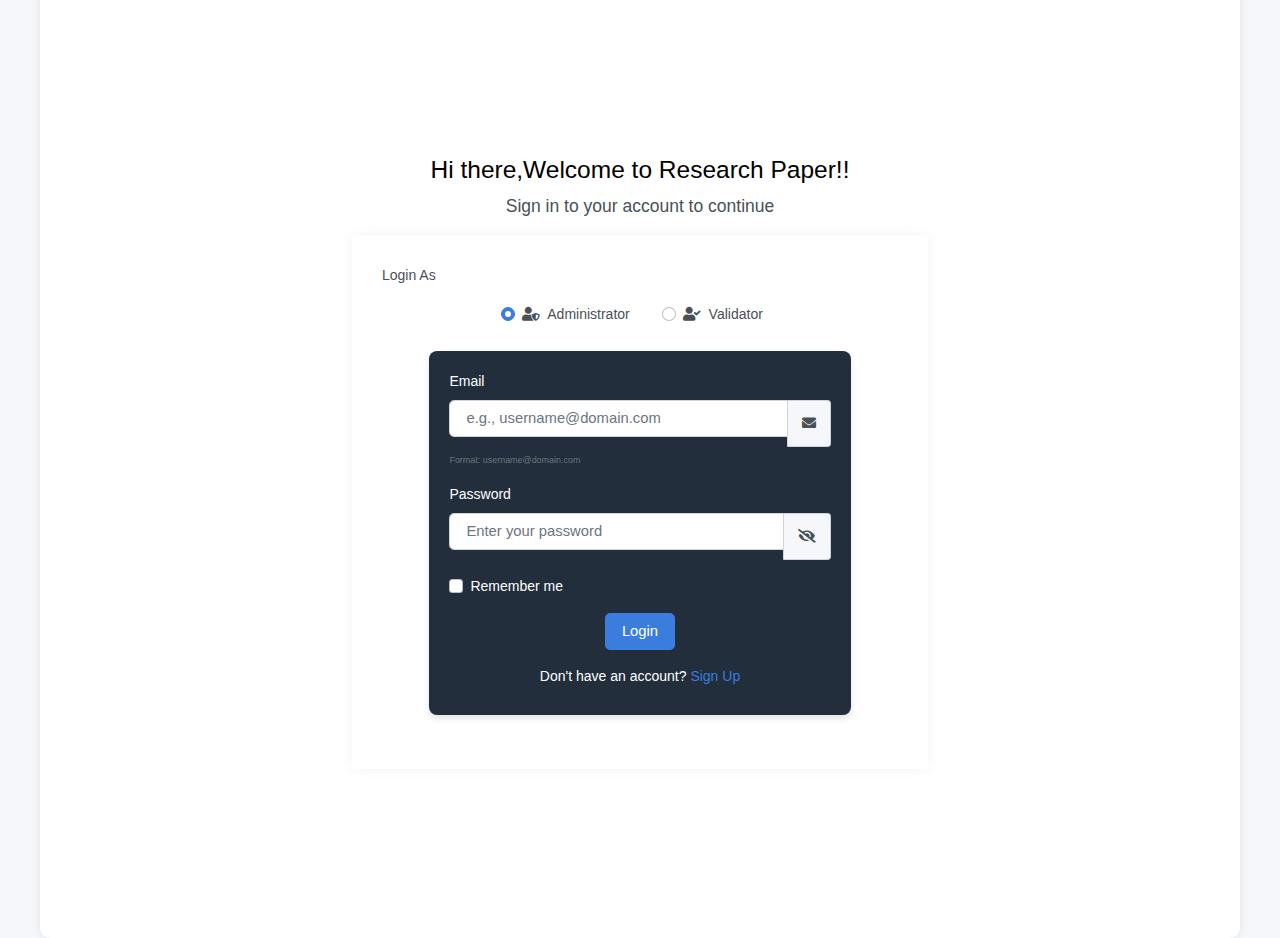
<file: index.html>
<!DOCTYPE html>
<html lang="en">
<head>
  <meta charset="utf-8" />
  <meta http-equiv="X-UA-Compatible" content="IE=edge" />
  <meta name="viewport" content="width=device-width, initial-scale=1, shrink-to-fit=no" />
  <meta name="description" content="CarCare Connect for connecting mechanics to clients" />
  <meta name="CarCare" content="Connect" />
  <link rel="shortcut icon" href="./img/logo.jpg" />
  <title>Research Paper</title>
  <link href="./css/styles.css" rel="stylesheet" />
  <link href="./css/app.css" rel="stylesheet" />
  <link rel="stylesheet" href="https://cdnjs.cloudflare.com/ajax/libs/font-awesome/5.15.4/css/all.min.css">
  <script src="https://apis.google.com/js/platform.js" async defer></script>
  <script async defer crossorigin="anonymous" src="https://connect.facebook.net/en_US/sdk.js"></script>
</head>

<body>
  <main class="d-flex w-100">
    <div class="container d-flex flex-column">
      <div class="row vh-100">
        <div class="col-sm-10 col-md-8 col-lg-6 mx-auto d-table h-100">
          <div class="d-table-cell align-middle">
            <div class="text-center mt-4">
              <h1 class="h2">Hi there,Welcome to Research Paper!! </h1>
              <p class="lead">Sign in to your account to continue</p>
            </div>
            <div class="card">
              <div class="card-body">
                <div class="mb-4">
                  <label class="form-label">Login As</label>
                  <div class="d-flex justify-content-center gap-3">
                    <div class="form-check form-check-inline">
                      <input class="form-check-input" type="radio" name="userRole" id="roleAdmin" value="administrator" checked>
                      <label class="form-check-label" for="roleAdmin">
                        <i class="fas fa-user-shield me-1"></i> Administrator
                      </label>
                    </div>
                    <div class="form-check form-check-inline">
                      <input class="form-check-input" type="radio" name="userRole" id="roleValidator" value="validator">
                      <label class="form-check-label" for="roleValidator">
                        <i class="fas fa-user-check me-1"></i> Validator
                      </label>
                    </div>
                  </div>
                </div>
                <div class="m-sm-4">
                  <form id="loginForm">
                    <div class="mb-3">
                      <label class="form-label">Email</label>
                      <div class="input-group">
                        <input
                          class="form-control form-control-lg"
                          type="email"
                          name="email"
                          placeholder="e.g., username@domain.com"
                          id="email"
                          maxlength="254"
                          pattern="[a-zA-Z0-9._%+-]+@[a-zA-Z0-9.-]+\.[a-zA-Z]{2,}$"
                          required
                          oninput="validateEmail(this)"
                        />
                        <span class="input-group-text bg-light">
                          <i class="fa fa-envelope"></i>
                        </span>
                      </div>
                      <div class="form-text" id="emailPreview"><small>Format: username@domain.com</small></div>
                      <div class="text-danger" id="emailError"></div>
                    </div>

                    <div class="mb-3">
                      <label class="form-label">Password</label>
                      <div class="input-group">
                        <input
                          class="form-control form-control-lg"
                          type="password"
                          name="password"
                          id="password"
                          placeholder="Enter your password"
                          required
                        />
                        <span class="input-group-text bg-light" onclick="togglePasswordVisibility()">
                          <i class="fa fa-eye-slash" id="togglePassword"></i>
                        </span>
                      </div>
                      <div class="text-danger" id="passwordError"></div>
                    </div>

                    <div class="form-check">
                      <input class="form-check-input" type="checkbox" name="remember" value="true" id="rememberMe">
                      <label class="form-check-label" for="rememberMe">Remember me</label>
                    </div>

                    <div class="text-center mt-3">
                        <button type="submit" class="btn btn-lg btn-primary">Login</button>
                    </div>

                    <div class="text-center mt-3">
                      <label class="form-label">Don't have an account?</label>
                      <a href="./signup.html">Sign Up</a>
                    </div>
                  </form>

                  <div class="text-center mt-3">
                    <div class="g-signin2" data-onsuccess="onSignIn" data-theme="dark"></div>
                  </div>

                  <div class="text-center mt-3">
                    <fb:login-button scope="public_profile,email" onlogin="checkLoginState();"></fb:login-button>
                  </div>
                </div>
              </div>
            </div>
          </div>
        </div>
      </div>
    </div>
  </main>

  
  <script src="./js/login.js"> </script>
  <script src="./js/googlelogin.js"> </script>
  <script src="./js/app.js"></script>
</body>
</html>
</file>
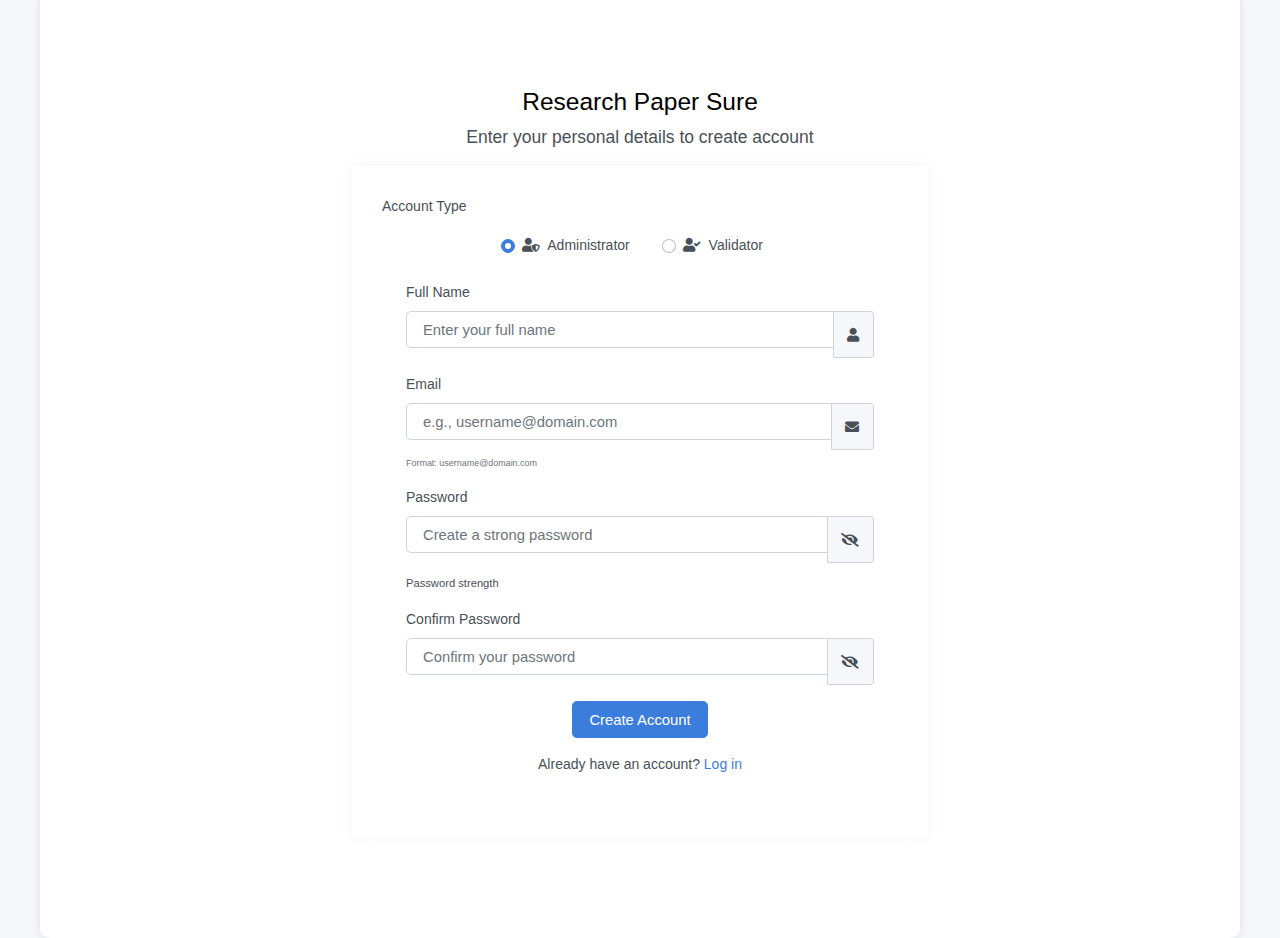
<file: signup.html>
<!DOCTYPE html>
<html lang="en">
<head>
  <meta charset="utf-8" />
  <meta http-equiv="X-UA-Compatible" content="IE=edge" />
  <meta name="viewport" content="width=device-width, initial-scale=1, shrink-to-fit=no" />
  <meta name="description" content="CarCare Connect for connecting mechanics to clients" />
  <meta name="CarCare" content="Connect" />
  <link rel="shortcut icon" href="./img/logo.jpg" />
  <title>Research Paper</title>
  <link href="./css/styles.css" rel="stylesheet" />
  <link href="./css/app.css" rel="stylesheet" />
  <link rel="stylesheet" href="https://cdnjs.cloudflare.com/ajax/libs/font-awesome/5.15.4/css/all.min.css">
</head>

<body>
  <main class="d-flex w-100">
    <div class="container d-flex flex-column">
      <div class="row vh-100">
        <div class="col-sm-10 col-md-8 col-lg-6 mx-auto d-table h-100">
          <div class="d-table-cell align-middle">
            <div class="text-center mt-4">
              <h1 class="h2">Research Paper Sure</h1>
              <p class="lead">Enter your personal details to create account</p>
            </div>
            <div class="card">
              <div class="card-body">
                <div class="mb-4">
                  <label class="form-label">Account Type</label>
                  <div class="d-flex justify-content-center gap-3">
                    <div class="form-check form-check-inline">
                      <input class="form-check-input" type="radio" name="accountType" id="roleAdmin" value="administrator" checked>
                      <label class="form-check-label" for="roleAdmin">
                        <i class="fas fa-user-shield me-1"></i> Administrator
                      </label>
                    </div>
                    <div class="form-check form-check-inline">
                      <input class="form-check-input" type="radio" name="accountType" id="roleValidator" value="validator">
                      <label class="form-check-label" for="roleValidator">
                        <i class="fas fa-user-check me-1"></i> Validator
                      </label>
                    </div>
                  </div>
                </div>
                <div class="m-sm-4">
                  <form id="signupForm" method="POST" novalidate>
                    <div class="mb-3">
                      <label class="form-label">Full Name</label>
                      <div class="input-group">
                        <input
                          class="form-control form-control-lg"
                          type="text"
                          name="fullName"
                          id="fullName"
                          placeholder="Enter your full name"
                          required
                        />
                        <span class="input-group-text bg-light">
                          <i class="fa fa-user"></i>
                        </span>
                      </div>
                      <div class="text-danger" id="nameError"></div>
                    </div>

                    <div class="mb-3">
                      <label class="form-label">Email</label>
                      <div class="input-group">
                        <input
                          class="form-control form-control-lg"
                          type="email"
                          name="email"
                          placeholder="e.g., username@domain.com"
                          id="email"
                          maxlength="254"
                          pattern="[a-zA-Z0-9._%+-]+@[a-zA-Z0-9.-]+\.[a-zA-Z]{2,}$"
                          required
                          oninput="validateEmail(this)"
                        />
                        <span class="input-group-text bg-light">
                          <i class="fa fa-envelope"></i>
                        </span>
                      </div>
                      <div class="form-text" id="emailPreview"><small>Format: username@domain.com</small></div>
                      <div class="text-danger" id="emailError"></div>
                    </div>

                    <div class="mb-3">
                      <label class="form-label">Password</label>
                      <div class="input-group">
                        <input
                          class="form-control form-control-lg"
                          type="password"
                          name="password"
                          id="password"
                          placeholder="Create a strong password"
                          required
                          minlength="8"
                          oninput="validatePassword(this)"
                        />
                        <span class="input-group-text bg-light" onclick="togglePasswordVisibility('password', 'togglePassword')">
                          <i class="fa fa-eye-slash" id="togglePassword"></i>
                        </span>
                      </div>
                      <div class="mt-1" id="passwordStrength">
                        <div class="progress" style="height: 5px;">
                          <div id="passwordStrengthBar" class="progress-bar" role="progressbar" style="width: 0%;" aria-valuenow="0" aria-valuemin="0" aria-valuemax="100"></div>
                        </div>
                        <small class="mt-1" id="passwordStrengthText">Password strength</small>
                      </div>
                      <div class="text-danger" id="passwordError"></div>
                    </div>

                    <div class="mb-3">
                      <label class="form-label">Confirm Password</label>
                      <div class="input-group">
                        <input
                          class="form-control form-control-lg"
                          type="password"
                          name="confirmPassword"
                          id="confirmPassword"
                          placeholder="Confirm your password"
                          required
                          oninput="validateConfirmPassword()"
                        />
                        <span class="input-group-text bg-light" onclick="togglePasswordVisibility('confirmPassword', 'toggleConfirmPassword')">
                          <i class="fa fa-eye-slash" id="toggleConfirmPassword"></i>
                        </span>
                      </div>
                      <div class="text-danger" id="confirmPasswordError"></div>
                    </div>

                    <div class="text-center mt-3">
                      <button type="submit" class="btn btn-lg btn-primary">Create Account</button>
                    </div>

                    <div class="text-center mt-3">
                      <label class="form-label">Already have an account?</label>
                      <a href="./index.html">Log in</a>
                    </div>
                  </form>
                </div>
              </div>
            </div>
          </div>
        </div>
      </div>
    </div>
  </main>

  <script src="js/app.js"></script>
  <script src="js/signup.js"></script>
</body>
</html>
</file>
<file: css/styles.css>
.weekly-subscription{
    border: 1px grey solid !important;
}

.monthly-subscription{
    border: 1px rgba(0, 0, 255, 0.719) solid !important;
}

.yearly-subscription{
    border: 1px rgba(255, 217, 0, 0.747) solid !important;
}

body {
    background-color: #222e3c;
    color: white;
}
.container {
    max-width: 600px;
    background: #fff;
    padding: 20px;
    border-radius: 10px;
    box-shadow: 0 0 10px rgba(0, 0, 0, 0.1);
    margin-top: 30px;
}
.form-control {
    border-radius: 5px;
}
.form-check-input {
    margin-top: 0.3rem;
}
.btn-primary {
    background-color: #ff6b6b;
    border: none;
}
.btn-primary:hover {
    background-color: #ff5252;
}

/*Login form styles*/
#loginForm {
    background-color: #222e3c;
    padding: 20px;
    border-radius: 8px;
    color: white; 
    width: 90%;
    max-width: 500px;
    margin: auto; 
    box-shadow: 0px 4px 6px rgba(0, 0, 0, 0.1); 
}
/* Media query for small screens */
@media (max-width: 600px) {
    #loginForm {
        padding: 15px; /* Adjust padding for small screens */
    }
}

/*Login form styles*/
#signupform {
    background-color: #222e3c;
    padding: 20px;
    border-radius: 8px;
    color: white; 
    width: 90%; /* Responsive width */
    max-width: 450px; /* Keeps form from getting too wide */
    min-width: 350px; 
    margin: auto; 
    box-shadow: 0px 4px 6px rgba(0, 0, 0, 0.1);
}

/* Adjust for small screens */
@media (max-width: 600px) {
    #signupform {
        padding: 15px; /* Reduce padding */
    }
}


.signup_btn {
    background-color: #4d87f5; /* Primary button color */
    color: white; /* Text color */
    border: none;
    padding: 10px 20px; /* Adjust padding for better look */
    font-size: 16px;
    font-weight: bold;
    border-radius: 8px; /* Rounded corners */
    cursor: pointer;
    transition: background-color 0.3s ease, transform 0.2s ease;
    height: 38px;
    width: 170px; 
    display: block;
    margin: 0 auto; /* Center the button */
}

.signup_btn:hover {
    background-color: #ff5252; /* Slightly darker on hover */
    transform: scale(1.05); /* Slight pop effect */
}

.signup_btn:active {
    background-color: #e04040; /* Even darker when clicked */
    transform: scale(0.98); /* Slight shrink effect */
}



body {
    display: flex;
    justify-content: center;
    align-items: center;
    height: 100vh;
    background-color: #f4f4f4; /* Optional background color */
}

.validation-card {
    background-color: grey;
    color: white;
    text-decoration: none;
    transition: background-color 0.3s ease;
}
.validation-card:hover {
    background-color: blue;
    color: white;
}

.container-fluid {
    max-width: 600px; /* Adjust the width as needed */
    margin: auto; /* Centers the form */
    padding: 10px; /* Adjust padding to reduce space */
}

.card {
    padding: 10px;
}

.card-body {
    padding: 15px;
}

.form-control, .form-select {
    width: 100%; /* Ensures elements take full width of the container */
    margin-bottom: 10px;
}

.d-flex.justify-content-center {
    margin-top: 10px;
}


/* General Styling */
body {
    background-color: #f8f9fa;
    font-family: 'Arial', sans-serif;
}

/* Progress Bar */
.progress {
    height: 20px;
    border-radius: 5px;
}

.progress-bar {
    background-color: #007bff;
    font-weight: bold;
}

/* Cards */
.card {
    border: 1px solid #dee2e6;
    border-radius: 8px;
    box-shadow: 0 2px 4px rgba(0, 0, 0, 0.1);
}

/* Form Inputs */
.form-control, .form-select {
    border-radius: 5px;
}

/* Buttons */
.btn-primary {
    background-color: #007bff;
    border: none;
}

.btn-success {
    background-color: #28a745;
    border: none;
}

/* Apply Open Sans font to all elements */
body {
    font-family: 'Open Sans', sans-serif;
}

/* Parent Card Styling */
.verification-card {
    background-color: white;
    padding: 20px;
    box-shadow: 0 2px 4px rgba(0, 0, 0, 0.1);
    border: 1px solid rgba(0, 0, 0, 0.15);
    border-radius: 12px; /* Increased border radius */
}

/* Inner Cards Styling */
.inner-card {
    padding: 15px;
    box-shadow: 0 1px 3px rgba(0, 0, 0, 0.08);
    border: 1px solid rgba(0, 0, 0, 0.12);
    border-radius: 10px; /* Increased border radius */
    background-color: white;
}

/* Verification Notes Card */
.verification-notes {
    padding: 20px;
    margin-top: 15px;
    border: 1px solid rgba(0, 0, 0, 0.12);
    border-radius: 12px;
    background-color: white;
}

/* Title and Text Styling */
.card-title {
    text-transform: uppercase;
    font-size: 14px;
    color: #6c757d;
    margin-bottom: 5px;
}

.card-text {
    font-weight: bold;
    font-size: 16px;
    color: #333;
}

/* Make text in last card normal (not bold) */
.normal-text {
    font-weight: normal;
    font-size: 16px;
    color: #333;
}

/* Separator Line */
.separator {
    border-top: 1px solid rgba(0, 0, 0, 0.1);
    margin: 10px 0;
}

/* Verified Badge */
.verified-badge {
    background-color: #f8f9fa;
    color: black;
    padding: 5px 10px;
    border-radius: 8px;
    border: 1px solid rgba(0, 0, 0, 0.2);
    font-size: 14px;
}

/* Dropdown Button */
.dropdown-btn {
    background: none;
    border: none;
    font-size: 18px;
}

/* Reduce vertical spacing between cards */
.verification-card, .inner-card {
    margin-bottom: 6px; /* Reduce bottom margin */
}

/* Reduce padding inside cards */
.verification-card {
    padding: 12px; /* Adjust padding inside the main card */
}

.inner-card {
    padding: 8px; /* Reduce padding for inner cards */
}

/* Reduce gap between rows */
.row {
    margin-bottom: 6px; /* Reduce spacing between rows */
}
</file>
